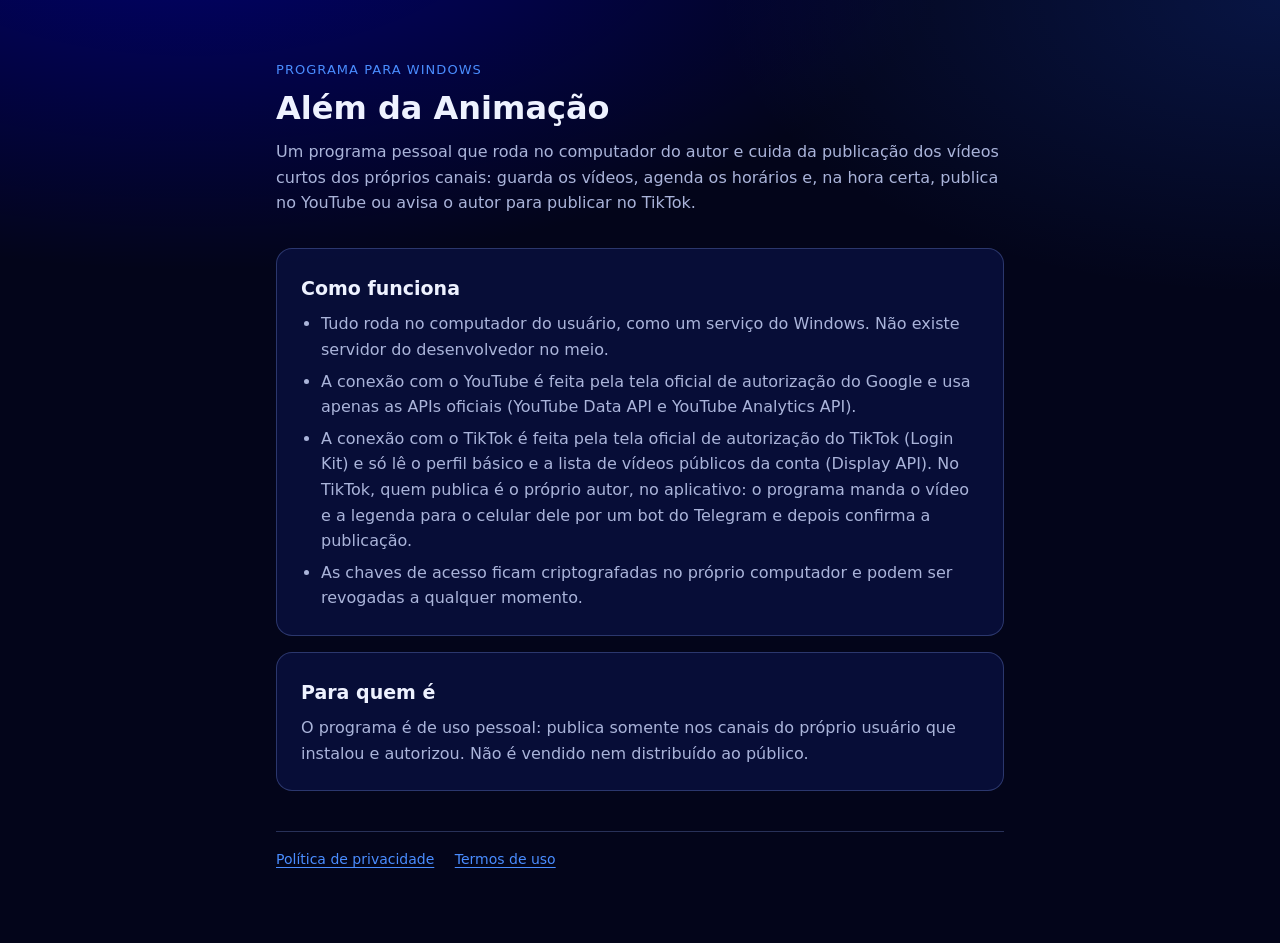
<file: index.html>
<!doctype html>
<html lang="pt-BR">
<head>
<meta charset="utf-8">
<meta name="viewport" content="width=device-width, initial-scale=1">
<title>Além da Animação</title>
<meta name="description" content="Programa pessoal para Windows que agenda e publica os vídeos curtos do próprio autor.">
<link rel="stylesheet" href="estilo.css">
</head>
<body>
<main>
  <header>
    <span class="marca">Programa para Windows</span>
    <h1>Além da Animação</h1>
    <p>Um programa pessoal que roda no computador do autor e cuida da publicação dos vídeos curtos dos próprios canais: guarda os vídeos, agenda os horários e, na hora certa, publica no YouTube ou avisa o autor para publicar no TikTok.</p>
  </header>

  <section class="painel">
    <h2>Como funciona</h2>
    <ul>
      <li>Tudo roda no computador do usuário, como um serviço do Windows. Não existe servidor do desenvolvedor no meio.</li>
      <li>A conexão com o YouTube é feita pela tela oficial de autorização do Google e usa apenas as APIs oficiais (YouTube Data API e YouTube Analytics API).</li>
      <li>A conexão com o TikTok é feita pela tela oficial de autorização do TikTok (Login Kit) e só lê o perfil básico e a lista de vídeos públicos da conta (Display API). No TikTok, quem publica é o próprio autor, no aplicativo: o programa manda o vídeo e a legenda para o celular dele por um bot do Telegram e depois confirma a publicação.</li>
      <li>As chaves de acesso ficam criptografadas no próprio computador e podem ser revogadas a qualquer momento.</li>
    </ul>
  </section>

  <section class="painel">
    <h2>Para quem é</h2>
    <p>O programa é de uso pessoal: publica somente nos canais do próprio usuário que instalou e autorizou. Não é vendido nem distribuído ao público.</p>
  </section>

  <footer>
    <a href="privacidade.html">Política de privacidade</a>
    <a href="termos.html">Termos de uso</a>
  </footer>
</main>
</body>
</html>
</file>
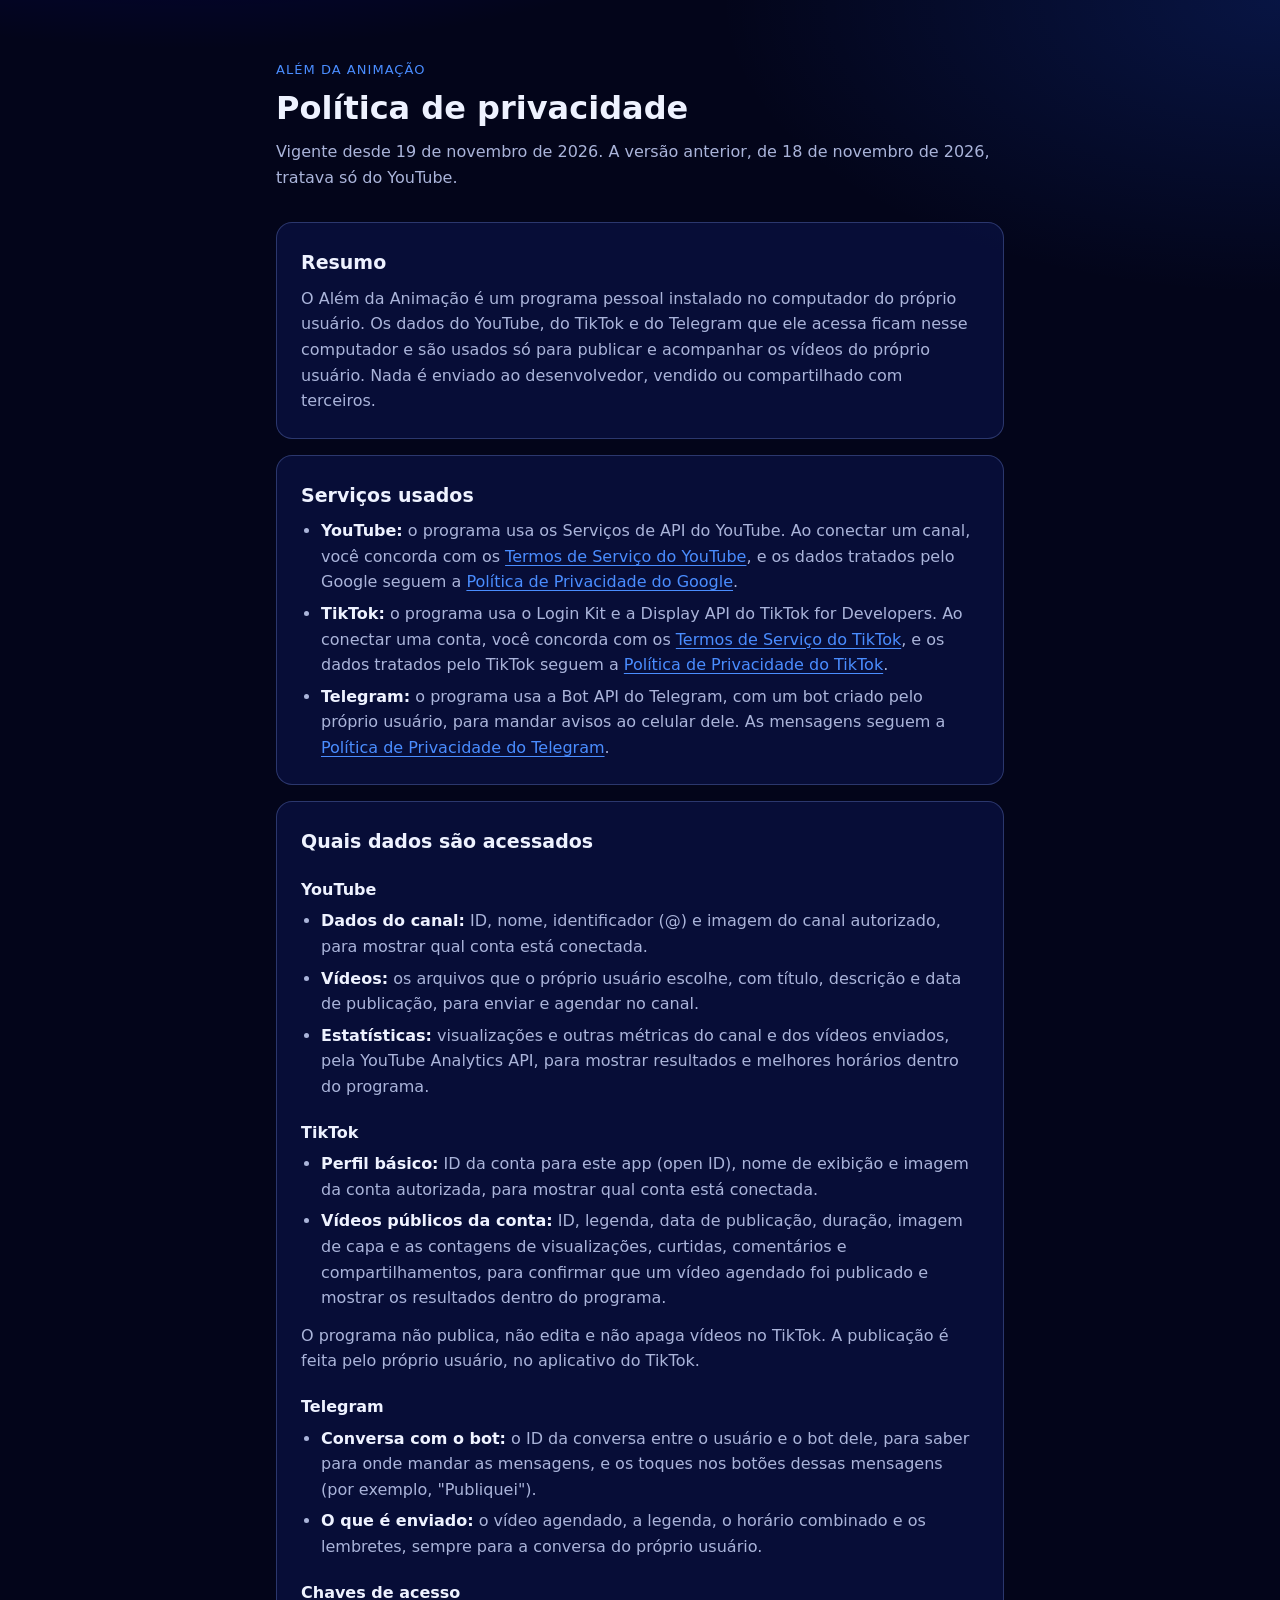
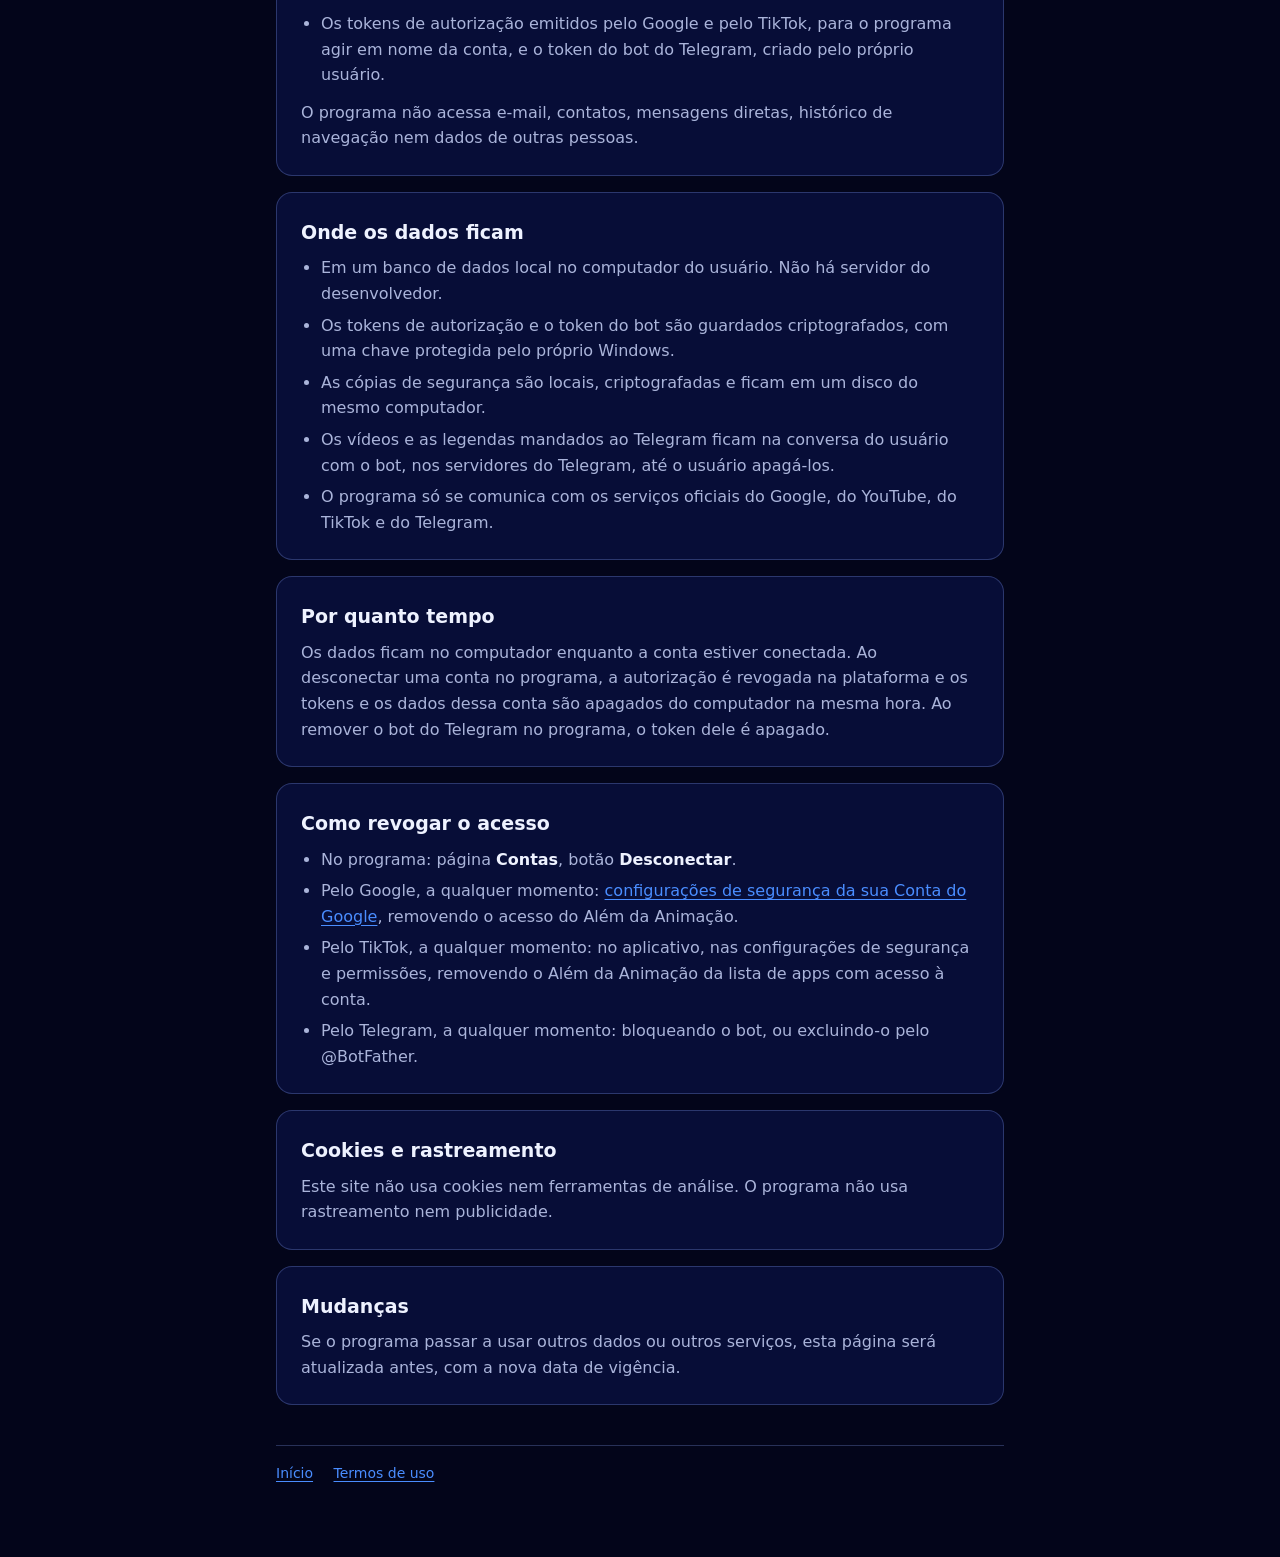
<file: privacidade.html>
<!doctype html>
<html lang="pt-BR">
<head>
<meta charset="utf-8">
<meta name="viewport" content="width=device-width, initial-scale=1">
<title>Política de privacidade · Além da Animação</title>
<meta name="description" content="Como o Além da Animação usa e guarda os dados do YouTube, do TikTok e do Telegram.">
<link rel="stylesheet" href="estilo.css">
</head>
<body>
<main>
  <header>
    <span class="marca">Além da Animação</span>
    <h1>Política de privacidade</h1>
    <p>Vigente desde 19 de novembro de 2026. A versão anterior, de 18 de novembro de 2026, tratava só do YouTube.</p>
  </header>

  <section class="painel">
    <h2>Resumo</h2>
    <p>O Além da Animação é um programa pessoal instalado no computador do próprio usuário. Os dados do YouTube, do TikTok e do Telegram que ele acessa ficam nesse computador e são usados só para publicar e acompanhar os vídeos do próprio usuário. Nada é enviado ao desenvolvedor, vendido ou compartilhado com terceiros.</p>
  </section>

  <section class="painel">
    <h2>Serviços usados</h2>
    <ul>
      <li><strong>YouTube:</strong> o programa usa os Serviços de API do YouTube. Ao conectar um canal, você concorda com os <a href="https://www.youtube.com/t/terms">Termos de Serviço do YouTube</a>, e os dados tratados pelo Google seguem a <a href="https://policies.google.com/privacy">Política de Privacidade do Google</a>.</li>
      <li><strong>TikTok:</strong> o programa usa o Login Kit e a Display API do TikTok for Developers. Ao conectar uma conta, você concorda com os <a href="https://www.tiktok.com/legal/terms-of-service">Termos de Serviço do TikTok</a>, e os dados tratados pelo TikTok seguem a <a href="https://www.tiktok.com/legal/privacy-policy">Política de Privacidade do TikTok</a>.</li>
      <li><strong>Telegram:</strong> o programa usa a Bot API do Telegram, com um bot criado pelo próprio usuário, para mandar avisos ao celular dele. As mensagens seguem a <a href="https://telegram.org/privacy">Política de Privacidade do Telegram</a>.</li>
    </ul>
  </section>

  <section class="painel">
    <h2>Quais dados são acessados</h2>
    <h3>YouTube</h3>
    <ul>
      <li><strong>Dados do canal:</strong> ID, nome, identificador (@) e imagem do canal autorizado, para mostrar qual conta está conectada.</li>
      <li><strong>Vídeos:</strong> os arquivos que o próprio usuário escolhe, com título, descrição e data de publicação, para enviar e agendar no canal.</li>
      <li><strong>Estatísticas:</strong> visualizações e outras métricas do canal e dos vídeos enviados, pela YouTube Analytics API, para mostrar resultados e melhores horários dentro do programa.</li>
    </ul>
    <h3>TikTok</h3>
    <ul>
      <li><strong>Perfil básico:</strong> ID da conta para este app (open ID), nome de exibição e imagem da conta autorizada, para mostrar qual conta está conectada.</li>
      <li><strong>Vídeos públicos da conta:</strong> ID, legenda, data de publicação, duração, imagem de capa e as contagens de visualizações, curtidas, comentários e compartilhamentos, para confirmar que um vídeo agendado foi publicado e mostrar os resultados dentro do programa.</li>
    </ul>
    <p>O programa não publica, não edita e não apaga vídeos no TikTok. A publicação é feita pelo próprio usuário, no aplicativo do TikTok.</p>
    <h3>Telegram</h3>
    <ul>
      <li><strong>Conversa com o bot:</strong> o ID da conversa entre o usuário e o bot dele, para saber para onde mandar as mensagens, e os toques nos botões dessas mensagens (por exemplo, "Publiquei").</li>
      <li><strong>O que é enviado:</strong> o vídeo agendado, a legenda, o horário combinado e os lembretes, sempre para a conversa do próprio usuário.</li>
    </ul>
    <h3>Chaves de acesso</h3>
    <ul>
      <li>Os tokens de autorização emitidos pelo Google e pelo TikTok, para o programa agir em nome da conta, e o token do bot do Telegram, criado pelo próprio usuário.</li>
    </ul>
    <p>O programa não acessa e-mail, contatos, mensagens diretas, histórico de navegação nem dados de outras pessoas.</p>
  </section>

  <section class="painel">
    <h2>Onde os dados ficam</h2>
    <ul>
      <li>Em um banco de dados local no computador do usuário. Não há servidor do desenvolvedor.</li>
      <li>Os tokens de autorização e o token do bot são guardados criptografados, com uma chave protegida pelo próprio Windows.</li>
      <li>As cópias de segurança são locais, criptografadas e ficam em um disco do mesmo computador.</li>
      <li>Os vídeos e as legendas mandados ao Telegram ficam na conversa do usuário com o bot, nos servidores do Telegram, até o usuário apagá-los.</li>
      <li>O programa só se comunica com os serviços oficiais do Google, do YouTube, do TikTok e do Telegram.</li>
    </ul>
  </section>

  <section class="painel">
    <h2>Por quanto tempo</h2>
    <p>Os dados ficam no computador enquanto a conta estiver conectada. Ao desconectar uma conta no programa, a autorização é revogada na plataforma e os tokens e os dados dessa conta são apagados do computador na mesma hora. Ao remover o bot do Telegram no programa, o token dele é apagado.</p>
  </section>

  <section class="painel">
    <h2>Como revogar o acesso</h2>
    <ul>
      <li>No programa: página <strong>Contas</strong>, botão <strong>Desconectar</strong>.</li>
      <li>Pelo Google, a qualquer momento: <a href="https://security.google.com/settings/security/permissions">configurações de segurança da sua Conta do Google</a>, removendo o acesso do Além da Animação.</li>
      <li>Pelo TikTok, a qualquer momento: no aplicativo, nas configurações de segurança e permissões, removendo o Além da Animação da lista de apps com acesso à conta.</li>
      <li>Pelo Telegram, a qualquer momento: bloqueando o bot, ou excluindo-o pelo @BotFather.</li>
    </ul>
  </section>

  <section class="painel">
    <h2>Cookies e rastreamento</h2>
    <p>Este site não usa cookies nem ferramentas de análise. O programa não usa rastreamento nem publicidade.</p>
  </section>

  <section class="painel">
    <h2>Mudanças</h2>
    <p>Se o programa passar a usar outros dados ou outros serviços, esta página será atualizada antes, com a nova data de vigência.</p>
  </section>

  <footer>
    <a href="index.html">Início</a>
    <a href="termos.html">Termos de uso</a>
  </footer>
</main>
</body>
</html>
</file>
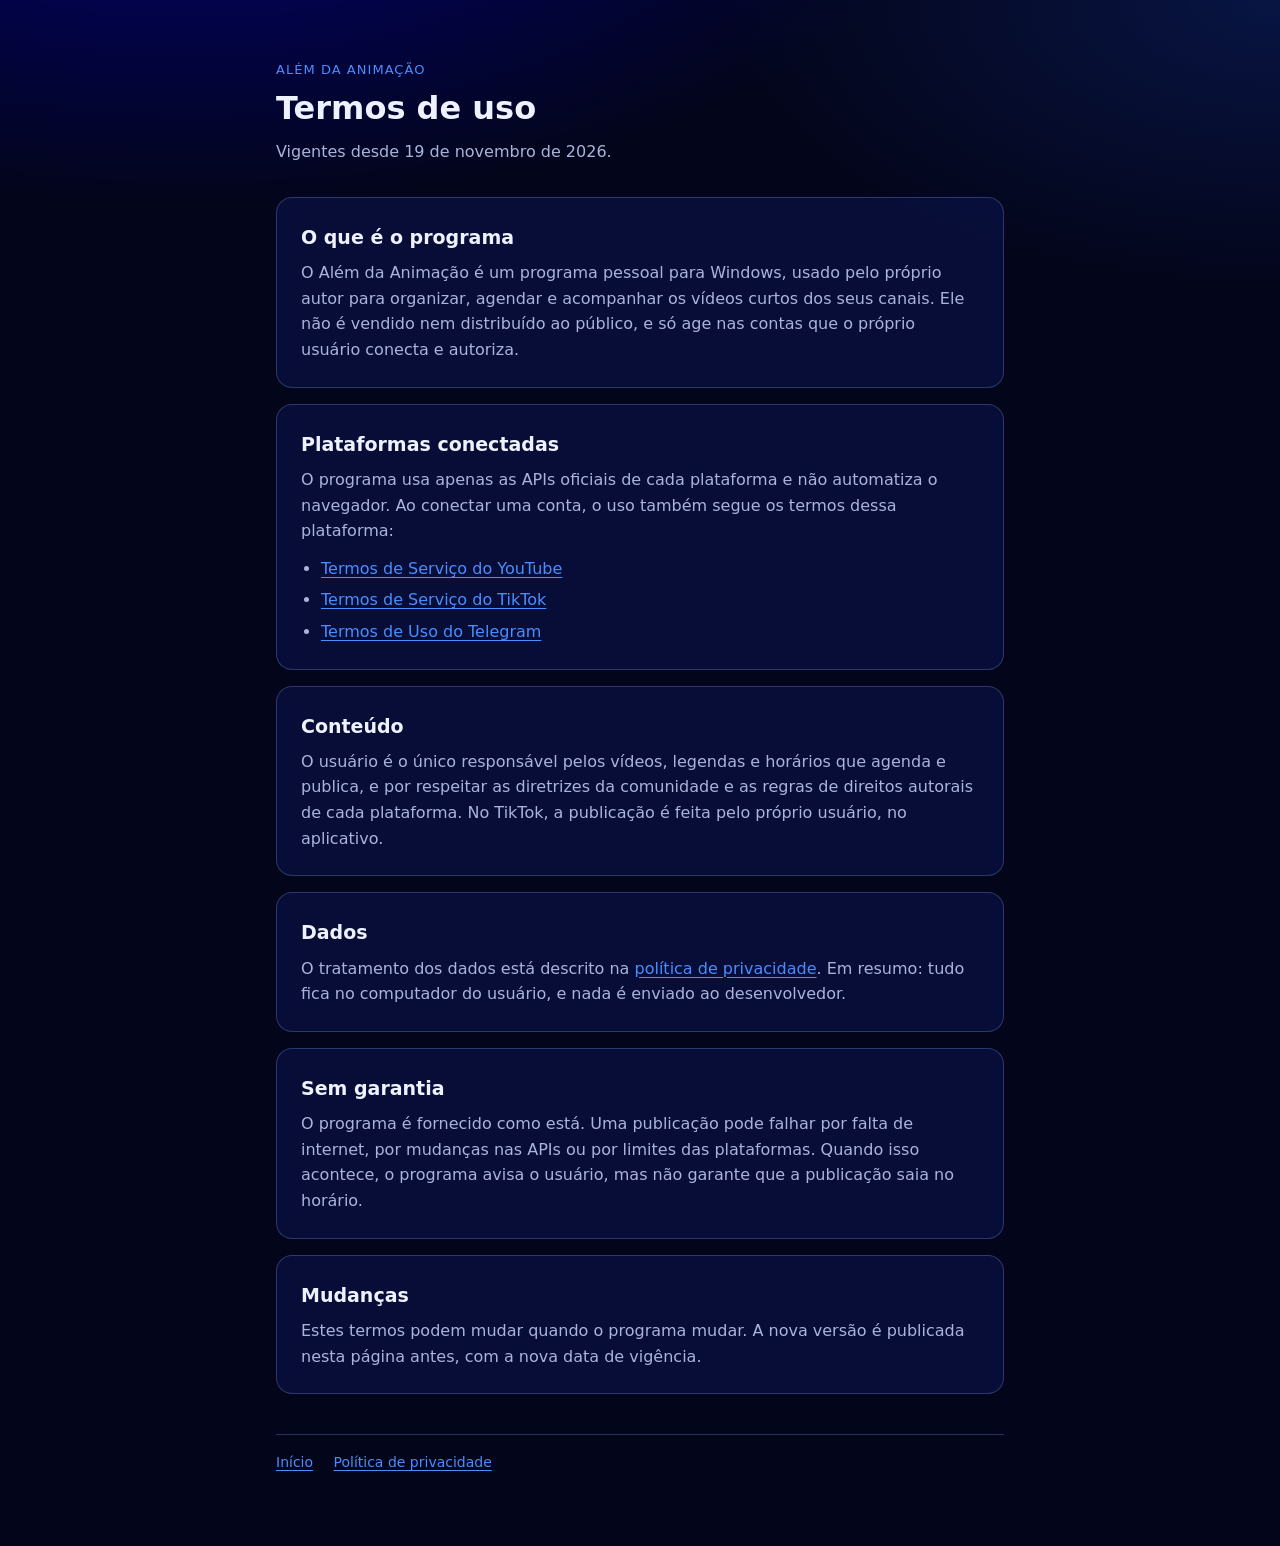
<file: termos.html>
<!doctype html>
<html lang="pt-BR">
<head>
<meta charset="utf-8">
<meta name="viewport" content="width=device-width, initial-scale=1">
<title>Termos de uso · Além da Animação</title>
<meta name="description" content="Termos de uso do Além da Animação, programa pessoal para Windows.">
<link rel="stylesheet" href="estilo.css">
</head>
<body>
<main>
  <header>
    <span class="marca">Além da Animação</span>
    <h1>Termos de uso</h1>
    <p>Vigentes desde 19 de novembro de 2026.</p>
  </header>

  <section class="painel">
    <h2>O que é o programa</h2>
    <p>O Além da Animação é um programa pessoal para Windows, usado pelo próprio autor para organizar, agendar e acompanhar os vídeos curtos dos seus canais. Ele não é vendido nem distribuído ao público, e só age nas contas que o próprio usuário conecta e autoriza.</p>
  </section>

  <section class="painel">
    <h2>Plataformas conectadas</h2>
    <p>O programa usa apenas as APIs oficiais de cada plataforma e não automatiza o navegador. Ao conectar uma conta, o uso também segue os termos dessa plataforma:</p>
    <ul>
      <li><a href="https://www.youtube.com/t/terms">Termos de Serviço do YouTube</a></li>
      <li><a href="https://www.tiktok.com/legal/terms-of-service">Termos de Serviço do TikTok</a></li>
      <li><a href="https://telegram.org/tos">Termos de Uso do Telegram</a></li>
    </ul>
  </section>

  <section class="painel">
    <h2>Conteúdo</h2>
    <p>O usuário é o único responsável pelos vídeos, legendas e horários que agenda e publica, e por respeitar as diretrizes da comunidade e as regras de direitos autorais de cada plataforma. No TikTok, a publicação é feita pelo próprio usuário, no aplicativo.</p>
  </section>

  <section class="painel">
    <h2>Dados</h2>
    <p>O tratamento dos dados está descrito na <a href="privacidade.html">política de privacidade</a>. Em resumo: tudo fica no computador do usuário, e nada é enviado ao desenvolvedor.</p>
  </section>

  <section class="painel">
    <h2>Sem garantia</h2>
    <p>O programa é fornecido como está. Uma publicação pode falhar por falta de internet, por mudanças nas APIs ou por limites das plataformas. Quando isso acontece, o programa avisa o usuário, mas não garante que a publicação saia no horário.</p>
  </section>

  <section class="painel">
    <h2>Mudanças</h2>
    <p>Estes termos podem mudar quando o programa mudar. A nova versão é publicada nesta página antes, com a nova data de vigência.</p>
  </section>

  <footer>
    <a href="index.html">Início</a>
    <a href="privacidade.html">Política de privacidade</a>
  </footer>
</main>
</body>
</html>
</file>
<file: estilo.css>
:root {
  --fundo: #03051a;
  --painel: rgba(15, 26, 92, 0.45);
  --borda: rgba(140, 166, 255, 0.27);
  --texto: #eef2ff;
  --suave: #aab4da;
  --destaque: #4a8dff;
}

* { box-sizing: border-box; }

body {
  margin: 0;
  min-height: 100vh;
  background:
    radial-gradient(1100px 520px at 15% -10%, rgba(0, 0, 128, 0.85), transparent 70%),
    radial-gradient(800px 420px at 100% 0%, rgba(30, 91, 255, 0.18), transparent 70%),
    var(--fundo);
  color: var(--texto);
  font: 16px/1.6 "Segoe UI", system-ui, -apple-system, sans-serif;
}

main {
  max-width: 760px;
  margin: 0 auto;
  padding: 56px 16px 72px;
}

header { margin-bottom: 32px; }

.marca {
  display: inline-block;
  font-size: 13px;
  letter-spacing: 0.08em;
  text-transform: uppercase;
  color: var(--destaque);
  margin-bottom: 8px;
}

h1 { font-size: 32px; line-height: 1.2; margin: 0 0 12px; }
h2 { font-size: 19px; margin: 32px 0 8px; }
h3 { font-size: 16px; margin: 20px 0 6px; }
p, li { color: var(--suave); }
p { margin: 0 0 12px; }
ul { padding-left: 20px; margin: 0 0 12px; }
li { margin-bottom: 6px; }
strong { color: var(--texto); font-weight: 600; }

a { color: var(--destaque); text-underline-offset: 3px; }
a:hover { color: #7fb0ff; }

.painel {
  background: var(--painel);
  border: 1px solid var(--borda);
  border-radius: 16px;
  padding: 24px 24px 12px;
  margin-bottom: 16px;
}

.painel h2:first-child { margin-top: 0; }

footer {
  margin-top: 40px;
  padding-top: 16px;
  border-top: 1px solid var(--borda);
  font-size: 14px;
  color: var(--suave);
}

footer a { margin-right: 16px; }

@media (max-width: 520px) {
  main { padding-top: 32px; }
  h1 { font-size: 26px; }
  .painel { padding: 18px 16px 6px; }
}
</file>
